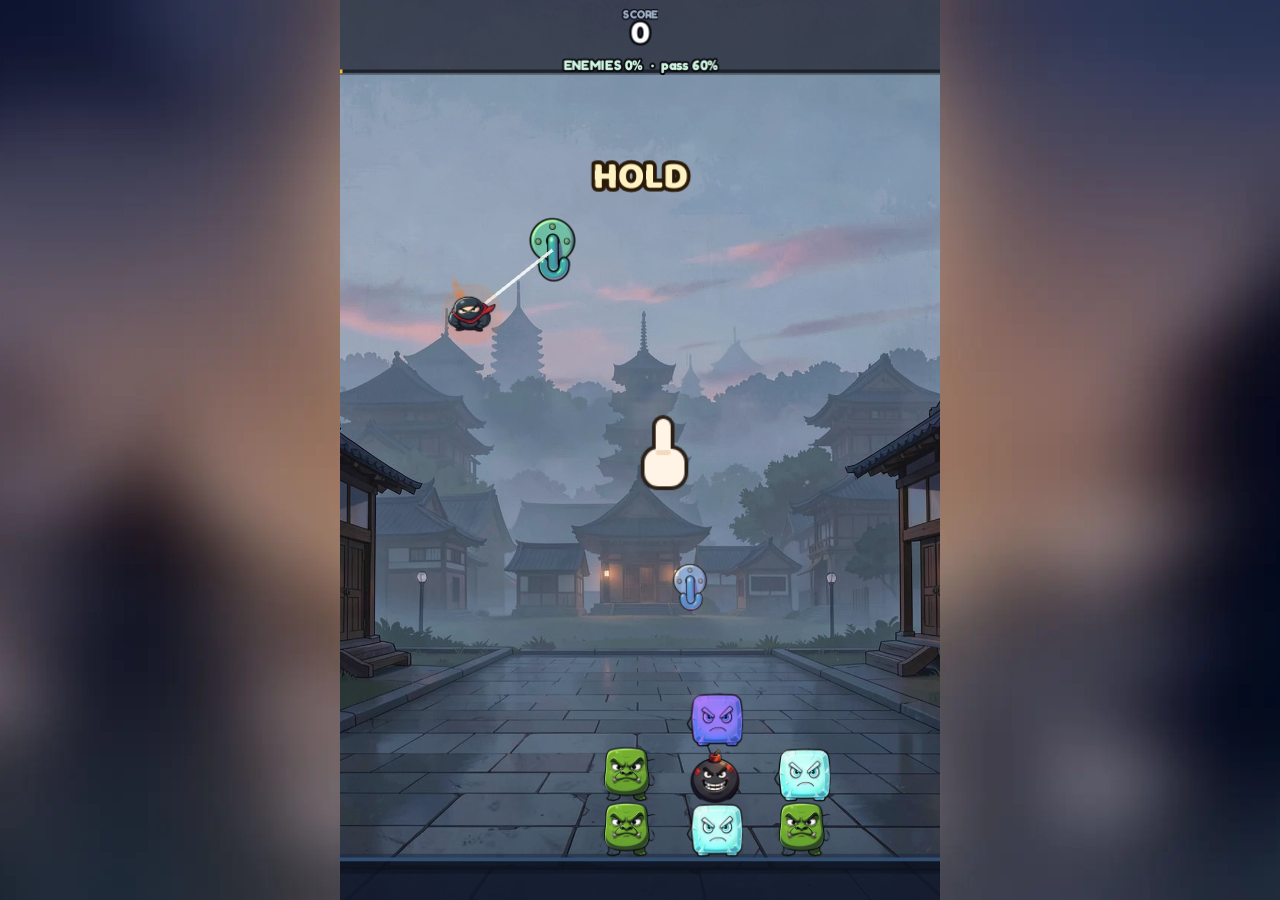
<file: index.html>
<!DOCTYPE html>
<html lang="en">
<head>
  <meta charset="UTF-8" />
  <!-- [CACHE] index.html için no-cache = "kullanmadan önce YENİDEN-DOĞRULA" (no-store DEĞİL → değişmediyse
       304 döner, bundle'ı yeniden indirmez). GitHub Pages bare link'in (kaenden.github.io/swingwreck) ?sorgu
       olmadan hep güncel index.html almasını sağlar; Vite hash'li asset'ler zaten cache-güvenli, CrazyGames'i sabote etmez. -->
  <meta http-equiv="Cache-Control" content="no-cache" />
  <meta http-equiv="Pragma" content="no-cache" />
  <meta name="viewport" content="width=device-width, initial-scale=1.0, maximum-scale=1.0, user-scalable=no, viewport-fit=cover" />
  <title>Swing Wreck — Swing, Smash, Stay Airborne</title>
  <link rel="icon" type="image/png" href="./favicon.png" />
  <!-- CrazyGames HTML5 SDK v3. v2'den farkı: init() ZORUNLU (AdSystem._initCrazyGames await ediyor) ve
       loading event'leri yeniden adlandı (sdkGameLoadingStart/Stop → loadingStart/Stop, BootScene'de). Yerel/dev'de 'local' ortam → test reklamı; yayında gerçek. -->
  <script src="https://sdk.crazygames.com/crazygames-sdk-v3.js"></script>
  <style>
    * { margin: 0; padding: 0; box-sizing: border-box; }
    html, body {
      width: 100%;
      height: 100vh;            /* fallback */
      height: 100dvh;           /* mobil dinamik viewport — tarayıcı çubuğu hesaba katılır */
      overflow: hidden;
      touch-action: none;       /* mobil scroll/zoom kapalı */
      -webkit-tap-highlight-color: transparent;
      -webkit-user-select: none; user-select: none;   /* [CG] mobil uzun-bas metin seçimi engellenir (gereksinim) */
      position: fixed; inset: 0;
      /* [CG] Letterbox bar'ları = BLUR'LU GECE SAHNESİ backdrop (masaüstü geniş-ekranda boş gradient yerine
         atmosferik, kasıtlı tasarlanmış görünüm — CG "empty/unprofessional" izlenimini kapatır). */
      background: #0A0E22 url('./assets/backgrounds/backdrop.webp') center center / cover no-repeat;
    }
    /* Ortalamayı YALNIZCA Phaser yapsın (CENTER_BOTH). CSS flex ile çift-ortalama
       asimetri yaratıyordu (üst boş / alt taşma). Container sadece tam ekran. */
    #game-container { width: 100%; height: 100%; }
    canvas { display: block; }
  </style>
  <script type="module" crossorigin src="./assets/index-BcETfLXq.js"></script>
  <link rel="modulepreload" crossorigin href="./assets/phaser-DdCsgmnN.js">
  <link rel="stylesheet" crossorigin href="./assets/index-oDydlEX2.css">
</head>
<body>
  <div id="game-container"></div>
</body>
</html>
</file>
<file: assets/index-oDydlEX2.css>
@font-face{font-family:Fredoka;font-style:normal;font-display:swap;font-weight:500;src:url(./fredoka-latin-500-normal-B0JifZgm.woff2) format("woff2"),url(./fredoka-latin-500-normal-BL692wg7.woff) format("woff")}@font-face{font-family:Fredoka;font-style:normal;font-display:swap;font-weight:500;src:url(./fredoka-latin-ext-500-normal-0PZPWlWP.woff2) format("woff2"),url(./fredoka-latin-ext-500-normal-CA82fdYH.woff) format("woff")}@font-face{font-family:Fredoka;font-style:normal;font-display:swap;font-weight:600;src:url(./fredoka-latin-600-normal-C4zohCW5.woff2) format("woff2"),url(./fredoka-latin-600-normal-CcrEjrB4.woff) format("woff")}@font-face{font-family:Fredoka;font-style:normal;font-display:swap;font-weight:600;src:url(./fredoka-latin-ext-600-normal-GoyidTAB.woff2) format("woff2"),url(./fredoka-latin-ext-600-normal-BExgZzUO.woff) format("woff")}@font-face{font-family:Fredoka;font-style:normal;font-display:swap;font-weight:700;src:url(./fredoka-latin-700-normal-BOIZVyIN.woff2) format("woff2"),url(./fredoka-latin-700-normal-C8FeHd3X.woff) format("woff")}@font-face{font-family:Fredoka;font-style:normal;font-display:swap;font-weight:700;src:url(./fredoka-latin-ext-700-normal--a2O67AJ.woff2) format("woff2"),url(./fredoka-latin-ext-700-normal-DBnuyHy7.woff) format("woff")}@font-face{font-family:"Baloo 2";font-style:normal;font-display:swap;font-weight:700;src:url(./baloo-2-latin-700-normal-CqTg7A15.woff2) format("woff2"),url(./baloo-2-latin-700-normal-Ld3Zm3l2.woff) format("woff")}@font-face{font-family:"Baloo 2";font-style:normal;font-display:swap;font-weight:700;src:url(./baloo-2-latin-ext-700-normal-Mlh7kdab.woff2) format("woff2"),url(./baloo-2-latin-ext-700-normal-D6LeXASg.woff) format("woff")}@font-face{font-family:"Baloo 2";font-style:normal;font-display:swap;font-weight:800;src:url(./baloo-2-latin-800-normal-BbF3Etk1.woff2) format("woff2"),url(./baloo-2-latin-800-normal-B8BXfZF7.woff) format("woff")}@font-face{font-family:"Baloo 2";font-style:normal;font-display:swap;font-weight:800;src:url(./baloo-2-latin-ext-800-normal-C_Iwmf1s.woff2) format("woff2"),url(./baloo-2-latin-ext-800-normal-D-iCxxqE.woff) format("woff")}
</file>
